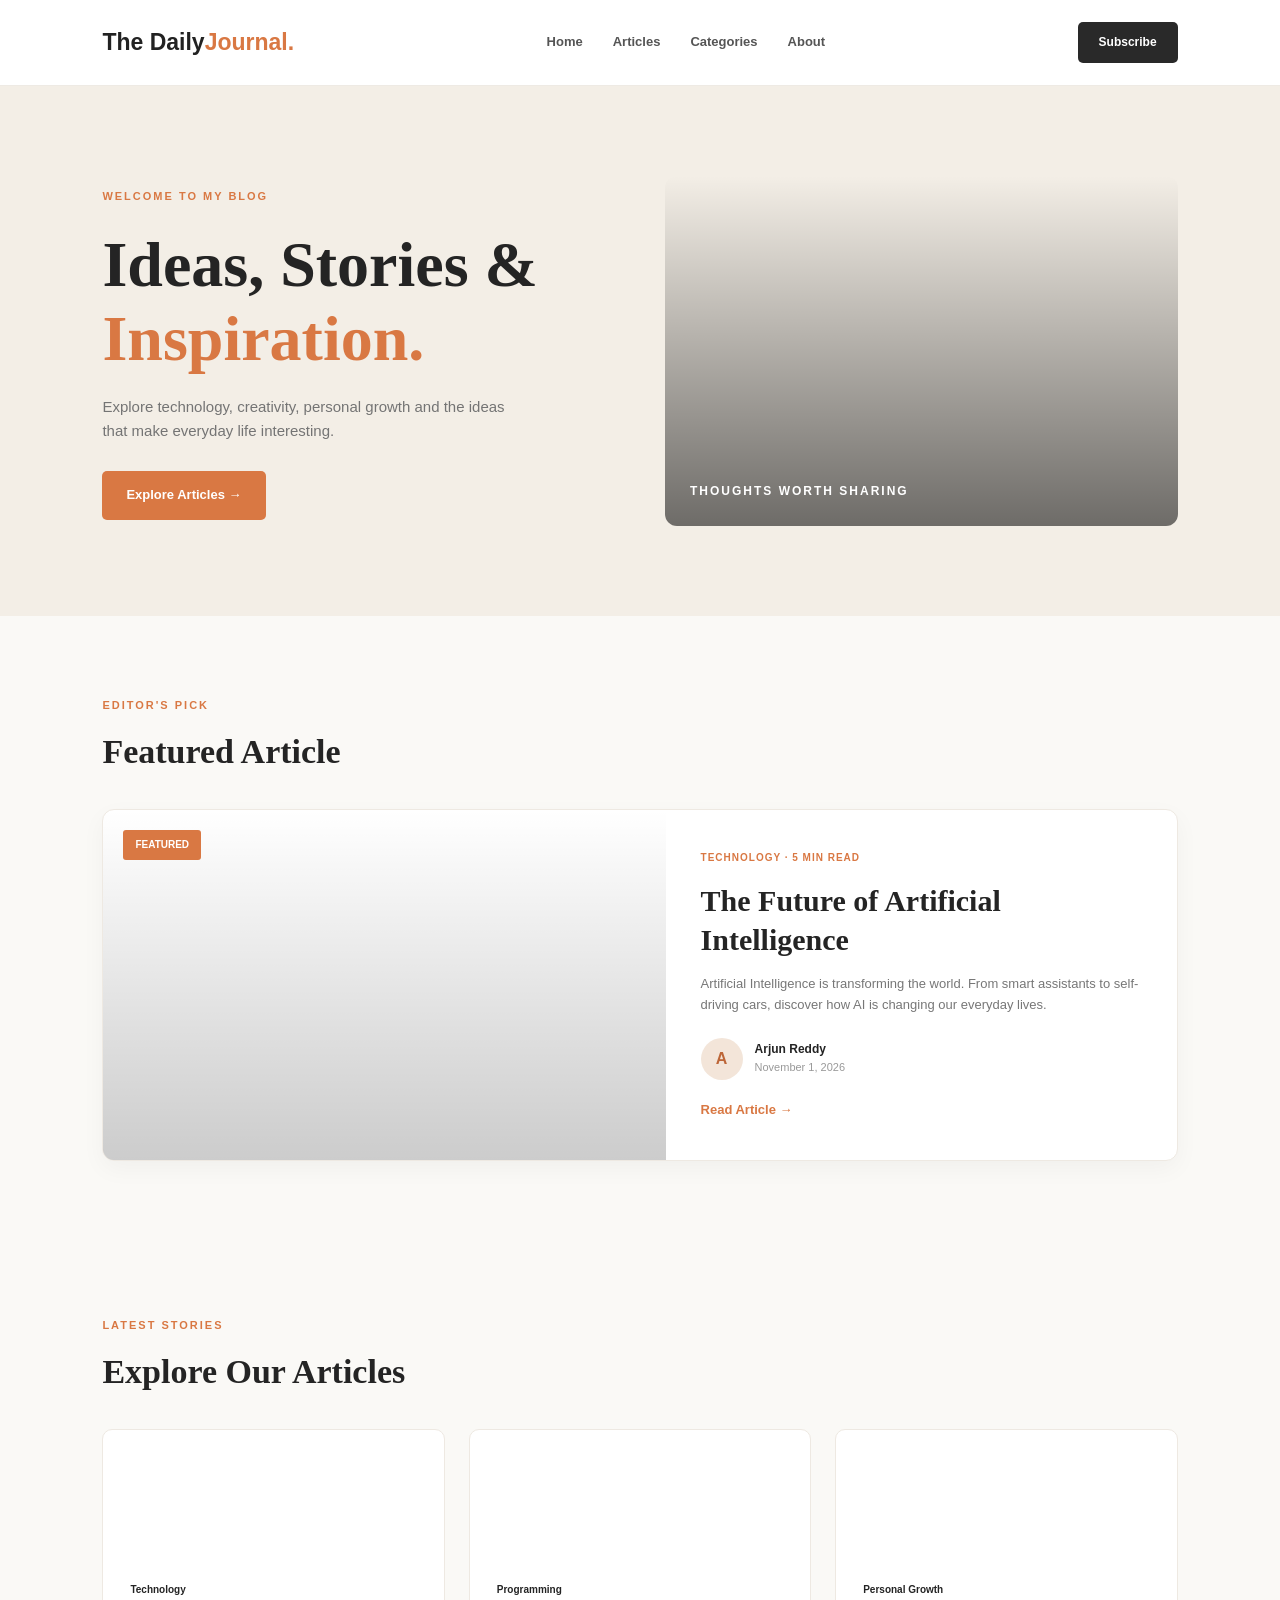
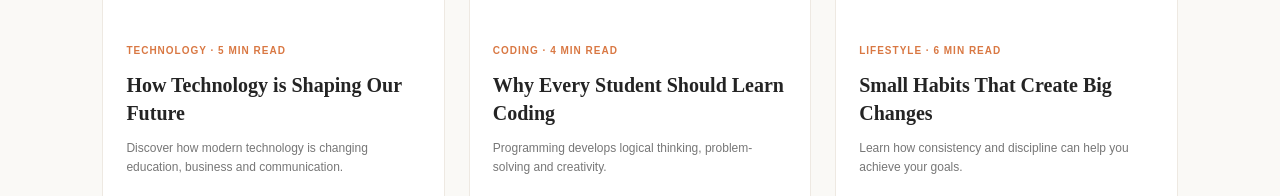
<file: index.html>
<!DOCTYPE html>
<html>
<head>
    <meta charset="UTF-8">
    <meta http-equiv="refresh" content="0; url=blog.html">
    <title>The Daily Journal</title>
</head>
<body>
    <p>Opening The Daily Journal...</p>
    <a href="blog.html">Click here to visit the blog</a>
</body>
</html>
</file>
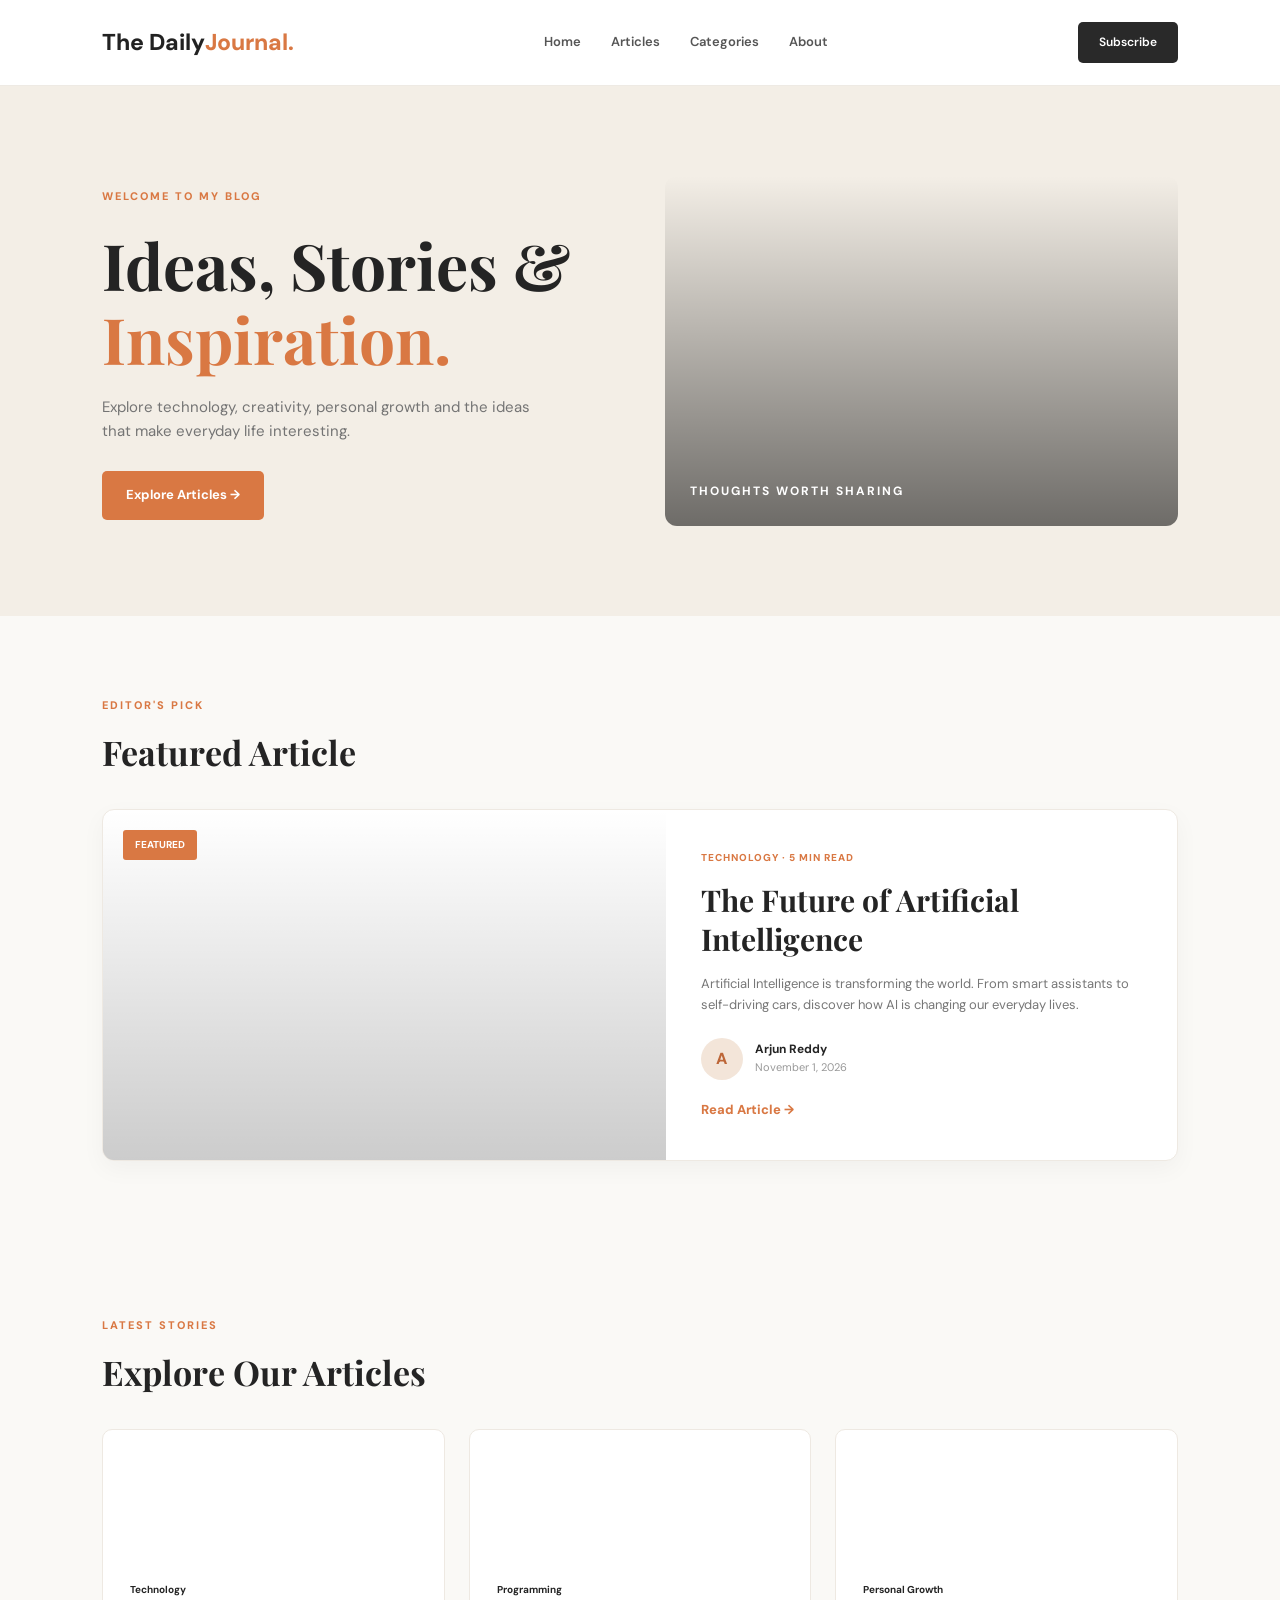
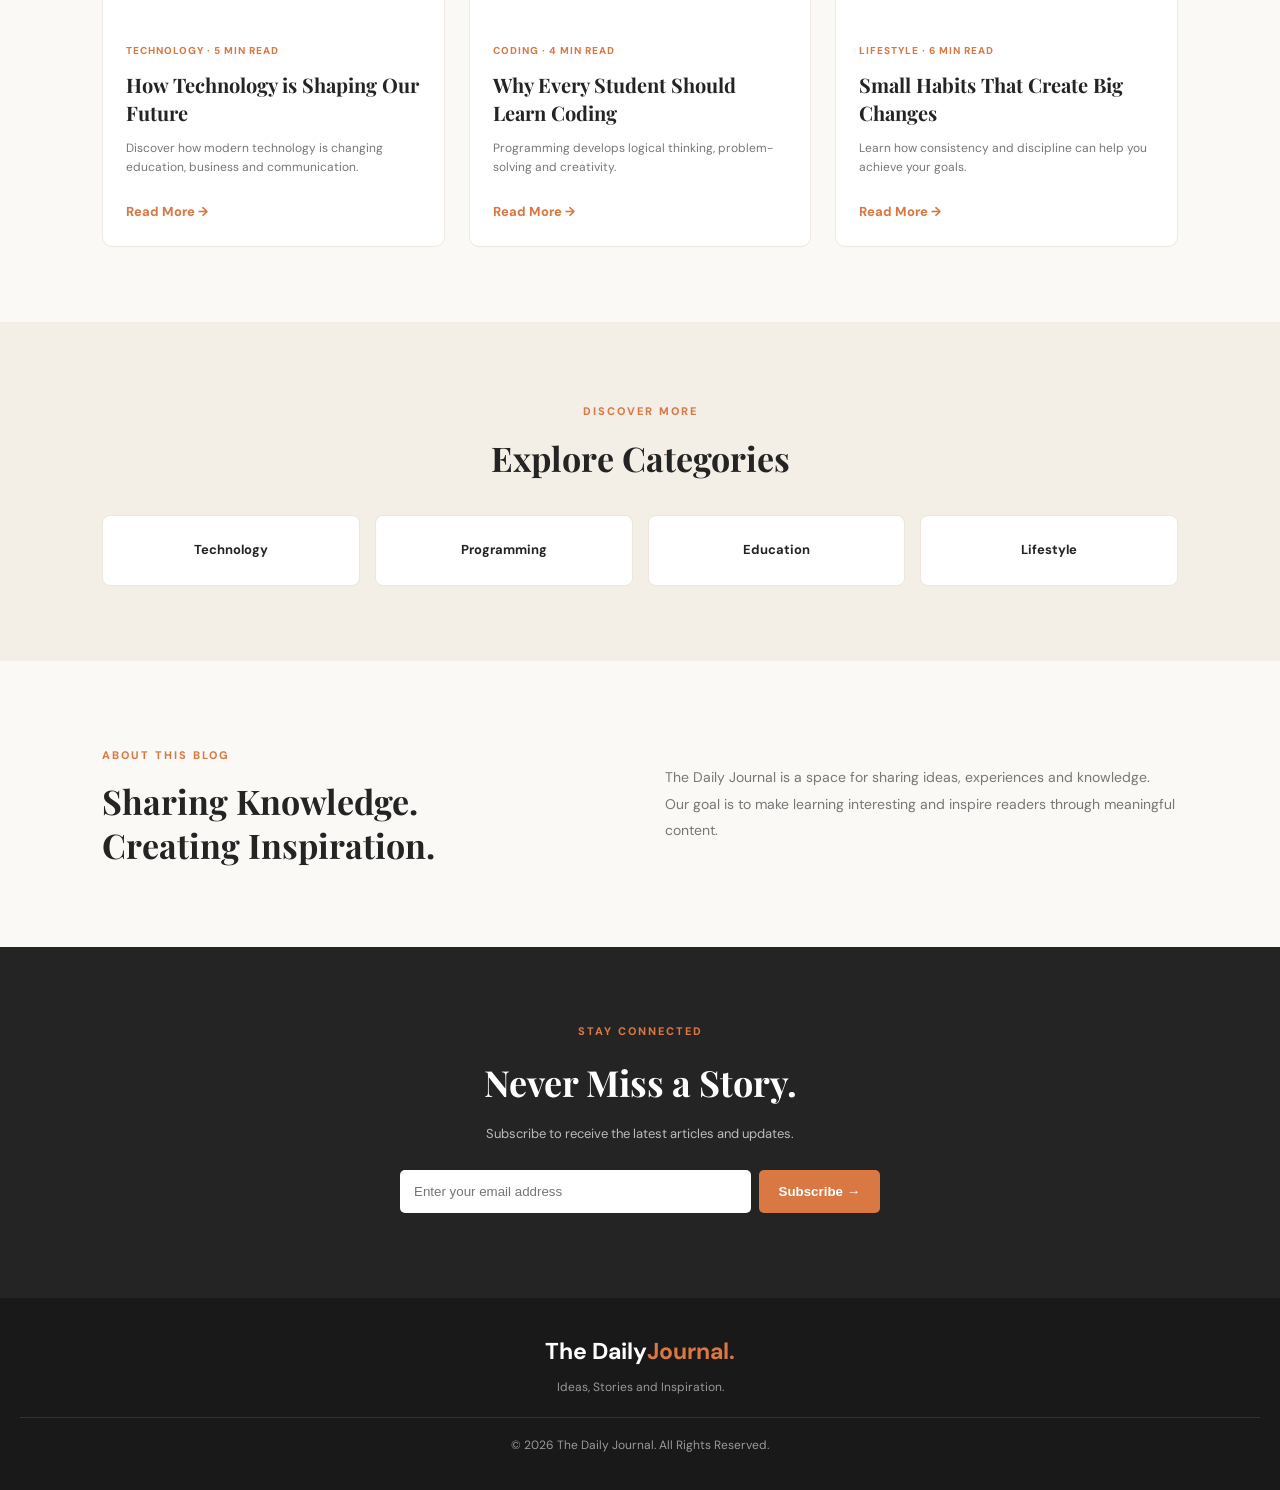
<file: blog.html>
<!DOCTYPE html>
<html lang="en">
<head>
    <meta charset="UTF-8">
    <meta name="viewport" content="width=device-width, initial-scale=1.0">

    <title>The Daily Journal | Blog</title>

    <link rel="stylesheet" href="style.css">
</head>

<body>

<!-- NAVBAR -->
<header class="navbar">
    <div class="logo">The Daily<span>Journal.</span></div>

    <nav>
        <a href="#home">Home</a>
        <a href="#articles">Articles</a>
        <a href="#categories">Categories</a>
        <a href="#about">About</a>
    </nav>

    <a href="#subscribe" class="nav-button">Subscribe</a>
</header>

<!-- HERO SECTION -->
<section class="hero" id="home">

    <div class="hero-content">
        <span class="tag">WELCOME TO MY BLOG</span>

        <h1>Ideas, Stories &<br>
            <span>Inspiration.</span>
        </h1>

        <p>
            Explore technology, creativity, personal growth
            and the ideas that make everyday life interesting.
        </p>

        <a href="#articles" class="primary-button">
            Explore Articles →
        </a>
    </div>

    <div class="hero-image">
        <div class="image-overlay">
            <p>THOUGHTS WORTH SHARING</p>
        </div>
    </div>

</section>

<!-- FEATURED ARTICLE -->
<section class="featured" id="articles">

    <div class="section-heading">
        <div>
            <span class="tag">EDITOR'S PICK</span>
            <h2>Featured Article</h2>
        </div>
    </div>

    <div class="featured-card">

        <div class="featured-image">
            <span>FEATURED</span>
        </div>

        <div class="featured-content">
            <p class="category">TECHNOLOGY · 5 MIN READ</p>

            <h2>The Future of Artificial Intelligence</h2>

            <p>
                Artificial Intelligence is transforming the world.
                From smart assistants to self-driving cars,
                discover how AI is changing our everyday lives.
            </p>

            <div class="author">
                <div class="avatar">A</div>
                <div>
                    <h4>Arjun Reddy</h4>
                    <p>November 1, 2026</p>
                </div>
            </div>

            <a href="#post1" class="read-link">Read Article →</a>
        </div>

    </div>

</section>

<!-- BLOG POSTS -->
<section class="articles">

    <div class="section-heading">
        <div>
            <span class="tag">LATEST STORIES</span>
            <h2>Explore Our Articles</h2>
        </div>
    </div>

    <div class="article-grid">

        <article class="article-card" id="post1">

            <div class="article-image tech-image">
                <span>Technology</span>
            </div>

            <div class="article-content">
                <p class="category">TECHNOLOGY · 5 MIN READ</p>

                <h3>How Technology is Shaping Our Future</h3>

                <p>
                    Discover how modern technology is changing
                    education, business and communication.
                </p>

                <a href="#post2" class="read-link">
                    Read More →
                </a>
            </div>

        </article>

        <article class="article-card" id="post2">

            <div class="article-image coding-image">
                <span>Programming</span>
            </div>

            <div class="article-content">
                <p class="category">CODING · 4 MIN READ</p>

                <h3>Why Every Student Should Learn Coding</h3>

                <p>
                    Programming develops logical thinking,
                    problem-solving and creativity.
                </p>

                <a href="#post3" class="read-link">
                    Read More →
                </a>
            </div>

        </article>

        <article class="article-card" id="post3">

            <div class="article-image growth-image">
                <span>Personal Growth</span>
            </div>

            <div class="article-content">
                <p class="category">LIFESTYLE · 6 MIN READ</p>

                <h3>Small Habits That Create Big Changes</h3>

                <p>
                    Learn how consistency and discipline can
                    help you achieve your goals.
                </p>

                <a href="#subscribe" class="read-link">
                    Read More →
                </a>
            </div>

        </article>

    </div>

</section>

<!-- CATEGORIES -->
<section class="categories" id="categories">

    <span class="tag">DISCOVER MORE</span>
    <h2>Explore Categories</h2>

    <div class="category-grid">
        <div class="category-box">Technology</div>
        <div class="category-box">Programming</div>
        <div class="category-box">Education</div>
        <div class="category-box">Lifestyle</div>
    </div>

</section>

<!-- ABOUT -->
<section class="about" id="about">

    <div>
        <span class="tag">ABOUT THIS BLOG</span>
        <h2>Sharing Knowledge.<br>Creating Inspiration.</h2>
    </div>

    <p>
        The Daily Journal is a space for sharing ideas,
        experiences and knowledge. Our goal is to make
        learning interesting and inspire readers through
        meaningful content.
    </p>

</section>

<!-- NEWSLETTER -->
<section class="newsletter" id="subscribe">

    <span class="tag">STAY CONNECTED</span>

    <h2>Never Miss a Story.</h2>

    <p>Subscribe to receive the latest articles and updates.</p>

    <form id="subscribeForm">
        <input
            type="email"
            id="email"
            placeholder="Enter your email address"
            required
        >

        <button type="submit">Subscribe →</button>
    </form>

    <p id="subscribeMessage"></p>

</section>

<!-- FOOTER -->
<footer>
    <h2>The Daily<span>Journal.</span></h2>

    <p>Ideas, Stories and Inspiration.</p>

    <p class="copyright">
        © 2026 The Daily Journal. All Rights Reserved.
    </p>
</footer>

<script src="script.js"></script>

</body>
</html>
</file>
<file: style.css>
@import url('https://fonts.googleapis.com/css2?family=DM+Sans:wght@400;500;600;700;800&family=Playfair+Display:wght@600;700;800&display=swap');

* {
    margin: 0;
    padding: 0;
    box-sizing: border-box;
    scroll-behavior: smooth;
}

body {
    font-family: 'DM Sans', sans-serif;
    background: #faf9f6;
    color: #242424;
    line-height: 1.6;
}

a {
    text-decoration: none;
    color: inherit;
}

/* NAVBAR */

.navbar {
    display: flex;
    justify-content: space-between;
    align-items: center;
    padding: 22px 8%;
    background: #ffffff;
    border-bottom: 1px solid #eeeae4;
    position: sticky;
    top: 0;
    z-index: 100;
}

.logo {
    font-size: 23px;
    font-weight: 800;
    color: #222;
}

.logo span,
footer h2 span {
    color: #d97843;
}

nav {
    display: flex;
    gap: 30px;
}

nav a {
    font-size: 13px;
    font-weight: 600;
    color: #555;
    transition: 0.3s;
}

nav a:hover {
    color: #d97843;
}

.nav-button {
    background: #292929;
    color: white;
    padding: 11px 21px;
    border-radius: 5px;
    font-size: 12px;
    font-weight: 600;
}

/* HERO */

.hero {
    display: grid;
    grid-template-columns: 1fr 1fr;
    gap: 50px;
    align-items: center;
    padding: 90px 8%;
    background: #f3eee6;
}

.tag {
    color: #d97843;
    font-size: 11px;
    font-weight: 800;
    letter-spacing: 2px;
}

.hero h1 {
    font-family: 'Playfair Display', serif;
    font-size: clamp(42px, 5vw, 65px);
    line-height: 1.15;
    margin: 20px 0;
}

.hero h1 span {
    color: #d97843;
}

.hero-content p {
    max-width: 430px;
    color: #747474;
    font-size: 15px;
    margin-bottom: 28px;
}

.primary-button {
    display: inline-block;
    background: #d97843;
    color: white;
    padding: 14px 24px;
    border-radius: 5px;
    font-size: 13px;
    font-weight: 700;
    transition: 0.3s;
}

.primary-button:hover {
    background: #b95d30;
    transform: translateY(-3px);
}

.hero-image {
    min-height: 350px;
    border-radius: 12px;
    position: relative;
    overflow: hidden;
    background:
        linear-gradient(0deg, rgba(0,0,0,0.55), transparent),
        url('https://images.unsplash.com/photo-1499750310107-5fef28a66643?w=1000')
        center/cover;
}

.image-overlay {
    position: absolute;
    bottom: 25px;
    left: 25px;
    color: white;
    font-size: 12px;
    font-weight: 700;
    letter-spacing: 2px;
}

/* SECTIONS */

.featured,
.articles,
.categories {
    padding: 75px 8%;
}

.section-heading {
    display: flex;
    justify-content: space-between;
    align-items: center;
    margin-bottom: 30px;
}

.section-heading h2,
.categories h2 {
    font-family: 'Playfair Display', serif;
    font-size: 34px;
    margin-top: 8px;
}

/* FEATURED ARTICLE */

.featured-card {
    display: grid;
    grid-template-columns: 1.1fr 1fr;
    background: white;
    border-radius: 12px;
    overflow: hidden;
    border: 1px solid #eee9e2;
    box-shadow: 0 8px 25px rgba(0,0,0,0.04);
}

.featured-image {
    min-height: 350px;
    background:
        linear-gradient(0deg, rgba(0,0,0,0.2), transparent),
        url('https://images.unsplash.com/photo-1677442136019-21780ecad995?w=1000')
        center/cover;
    position: relative;
}

.featured-image span {
    position: absolute;
    top: 20px;
    left: 20px;
    background: #d97843;
    color: white;
    padding: 7px 12px;
    font-size: 10px;
    font-weight: 700;
    border-radius: 3px;
}

.featured-content {
    padding: 35px;
    display: flex;
    flex-direction: column;
    justify-content: center;
}

.category {
    color: #d97843;
    font-size: 10px;
    font-weight: 800;
    letter-spacing: 1px;
}

.featured-content h2 {
    font-family: 'Playfair Display', serif;
    font-size: 30px;
    line-height: 1.3;
    margin: 15px 0;
}

.featured-content > p:not(.category) {
    color: #777;
    font-size: 13px;
    margin-bottom: 22px;
}

.author {
    display: flex;
    align-items: center;
    gap: 12px;
    margin-bottom: 20px;
}

.avatar {
    width: 42px;
    height: 42px;
    border-radius: 50%;
    display: grid;
    place-items: center;
    background: #f3e5d9;
    color: #bd6638;
    font-weight: 800;
}

.author h4 {
    font-size: 12px;
}

.author p {
    color: #999;
    font-size: 11px;
}

.read-link {
    color: #d97843;
    font-size: 13px;
    font-weight: 800;
    transition: 0.3s;
}

.read-link:hover {
    color: #9d4927;
    transform: translateX(4px);
}

/* ARTICLE CARDS */

.article-grid {
    display: grid;
    grid-template-columns: repeat(3, 1fr);
    gap: 24px;
}

.article-card {
    background: white;
    border-radius: 10px;
    overflow: hidden;
    border: 1px solid #eee9e2;
    transition: 0.3s;
}

.article-card:hover {
    transform: translateY(-7px);
    box-shadow: 0 12px 30px rgba(0,0,0,0.08);
}

.article-image {
    height: 190px;
    position: relative;
    background-size: cover;
    background-position: center;
}

.tech-image {
    background-image:
        url('https://images.unsplash.com/photo-1518770660439-4636190af475?w=700');
}

.coding-image {
    background-image:
        url('https://images.unsplash.com/photo-1461749280684-dccba630e2f6?w=700');
}

.growth-image {
    background-image:
        url('https://images.unsplash.com/photo-1497366754035-f200968a6e72?w=700');
}

.article-image span {
    position: absolute;
    left: 15px;
    bottom: 15px;
    background: white;
    padding: 7px 12px;
    border-radius: 4px;
    font-size: 10px;
    font-weight: 700;
}

.article-content {
    padding: 23px;
}

.article-content h3 {
    font-family: 'Playfair Display', serif;
    font-size: 20px;
    line-height: 1.4;
    margin: 12px 0;
}

.article-content > p:not(.category) {
    color: #777;
    font-size: 12px;
    margin-bottom: 20px;
}

/* CATEGORIES */

.categories {
    background: #f3eee6;
    text-align: center;
}

.categories h2 {
    margin-bottom: 30px;
}

.category-grid {
    display: grid;
    grid-template-columns: repeat(4, 1fr);
    gap: 15px;
}

.category-box {
    background: white;
    padding: 24px 12px;
    border-radius: 8px;
    font-weight: 700;
    font-size: 13px;
    border: 1px solid #eee5db;
    transition: 0.3s;
}

.category-box:hover {
    background: #d97843;
    color: white;
    transform: translateY(-5px);
}

/* ABOUT */

.about {
    display: grid;
    grid-template-columns: 1fr 1fr;
    gap: 50px;
    padding: 80px 8%;
    align-items: center;
}

.about h2 {
    font-family: 'Playfair Display', serif;
    font-size: 34px;
    line-height: 1.3;
    margin-top: 12px;
}

.about > p {
    color: #777;
    font-size: 14px;
    line-height: 1.9;
}

/* NEWSLETTER */

.newsletter {
    background: #242424;
    color: white;
    padding: 70px 20px;
    text-align: center;
}

.newsletter h2 {
    font-family: 'Playfair Display', serif;
    font-size: 36px;
    margin: 12px 0;
}

.newsletter > p {
    color: #bcbcbc;
    font-size: 13px;
}

.newsletter form {
    max-width: 480px;
    margin: 25px auto 0;
    display: flex;
    gap: 8px;
}

.newsletter input {
    flex: 1;
    min-width: 0;
    padding: 14px;
    border: none;
    border-radius: 5px;
    outline: none;
}

.newsletter button {
    padding: 14px 20px;
    background: #d97843;
    border: none;
    color: white;
    border-radius: 5px;
    cursor: pointer;
    font-weight: 700;
}

.newsletter button:hover {
    background: #b95d30;
}

#subscribeMessage {
    margin-top: 15px;
}

/* FOOTER */

footer {
    background: #191919;
    text-align: center;
    padding: 35px 20px;
    color: white;
}

footer h2 {
    font-size: 23px;
    margin-bottom: 8px;
}

footer p {
    color: #999;
    font-size: 12px;
}

.copyright {
    margin-top: 20px;
    padding-top: 18px;
    border-top: 1px solid #333;
}

/* RESPONSIVE DESIGN */

@media(max-width: 850px) {

    .navbar {
        padding: 18px 5%;
    }

    nav {
        gap: 15px;
    }

    .hero {
        padding: 60px 6%;
        gap: 25px;
    }

    .article-grid {
        grid-template-columns: repeat(2, 1fr);
    }

    .featured-card {
        grid-template-columns: 1fr;
    }

    .featured-image {
        min-height: 260px;
    }
}

@media(max-width: 600px) {

    .navbar {
        flex-wrap: wrap;
        gap: 15px;
    }

    .navbar nav {
        order: 3;
        width: 100%;
        justify-content: center;
        flex-wrap: wrap;
    }

    .nav-button {
        padding: 9px 13px;
    }

    .hero {
        grid-template-columns: 1fr;
        padding: 50px 7%;
    }

    .hero-image {
        min-height: 250px;
    }

    .featured,
    .articles,
    .categories {
        padding: 50px 6%;
    }

    .section-heading h2,
    .categories h2 {
        font-size: 28px;
    }

    .article-grid {
        grid-template-columns: 1fr;
    }

    .category-grid {
        grid-template-columns: repeat(2, 1fr);
    }

    .about {
        grid-template-columns: 1fr;
        gap: 20px;
        padding: 55px 7%;
    }

    .about h2 {
        font-size: 29px;
    }

    .newsletter form {
        flex-direction: column;
    }

    .newsletter h2 {
        font-size: 29px;
    }
}
</file>
